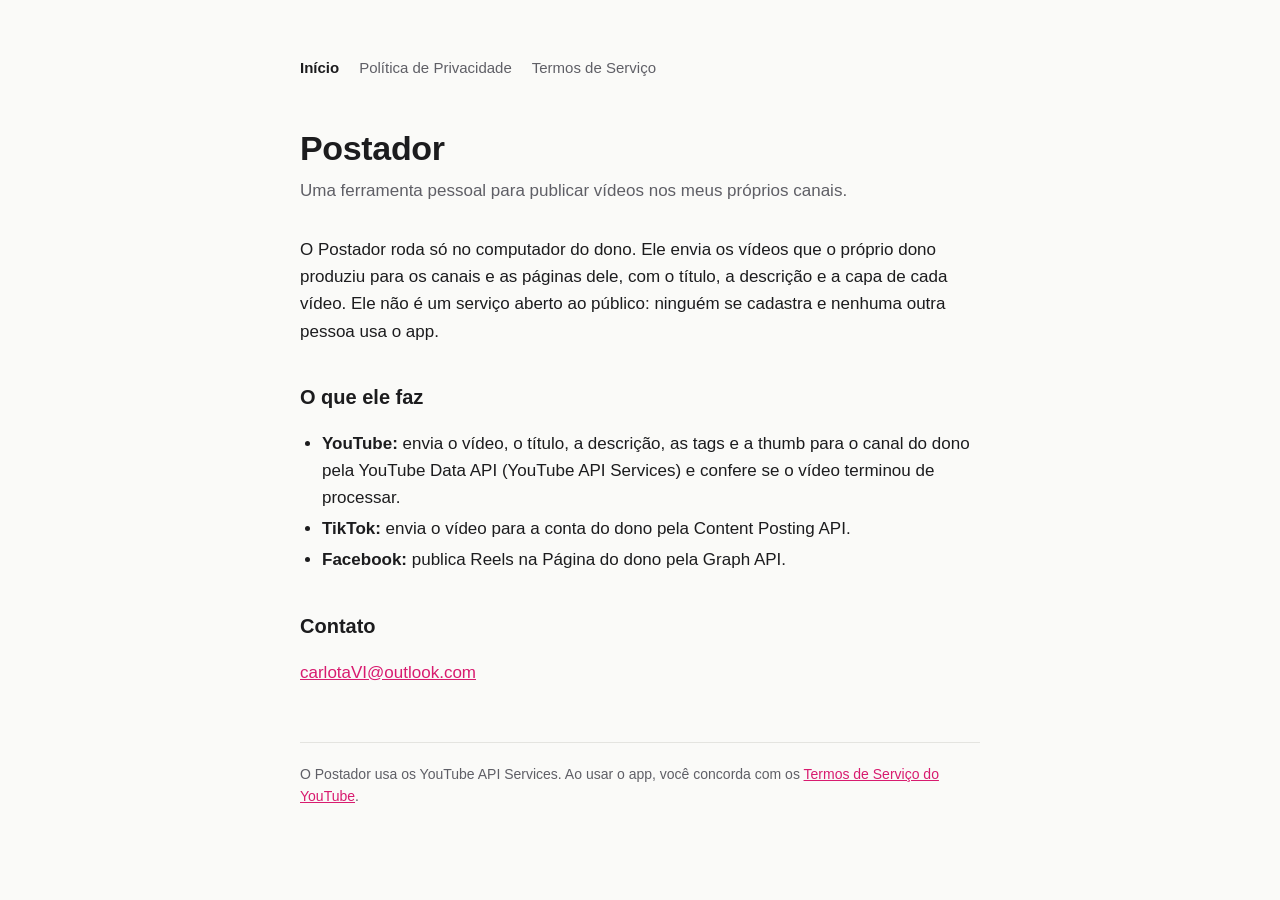
<file: index.html>
<!doctype html>
<html lang="pt-BR">
<head>
  <meta charset="utf-8">
  <meta name="viewport" content="width=device-width, initial-scale=1">
  <title>Postador</title>
  <meta name="description" content="Postador: ferramenta pessoal que publica os vídeos dos próprios canais do dono no YouTube, TikTok e Facebook.">
  <link rel="stylesheet" href="estilo.css">
</head>
<body>
<main>
  <nav>
    <a href="./" aria-current="page">Início</a>
    <a href="privacidade.html">Política de Privacidade</a>
    <a href="termos.html">Termos de Serviço</a>
  </nav>

  <h1>Postador</h1>
  <p class="sub">Uma ferramenta pessoal para publicar vídeos nos meus próprios canais.</p>

  <p>O Postador roda só no computador do dono. Ele envia os vídeos que o próprio dono produziu para
  os canais e as páginas dele, com o título, a descrição e a capa de cada vídeo. Ele não é um serviço
  aberto ao público: ninguém se cadastra e nenhuma outra pessoa usa o app.</p>

  <h2>O que ele faz</h2>
  <ul>
    <li><strong>YouTube:</strong> envia o vídeo, o título, a descrição, as tags e a thumb para o canal
      do dono pela YouTube Data API (YouTube API Services) e confere se o vídeo terminou de processar.</li>
    <li><strong>TikTok:</strong> envia o vídeo para a conta do dono pela Content Posting API.</li>
    <li><strong>Facebook:</strong> publica Reels na Página do dono pela Graph API.</li>
  </ul>

  <h2>Contato</h2>
  <p><a href="mailto:carlotaVI@outlook.com">carlotaVI@outlook.com</a></p>

  <footer>
    O Postador usa os YouTube API Services. Ao usar o app, você concorda com os
    <a href="https://www.youtube.com/t/terms">Termos de Serviço do YouTube</a>.
  </footer>
</main>
</body>
</html>
</file>
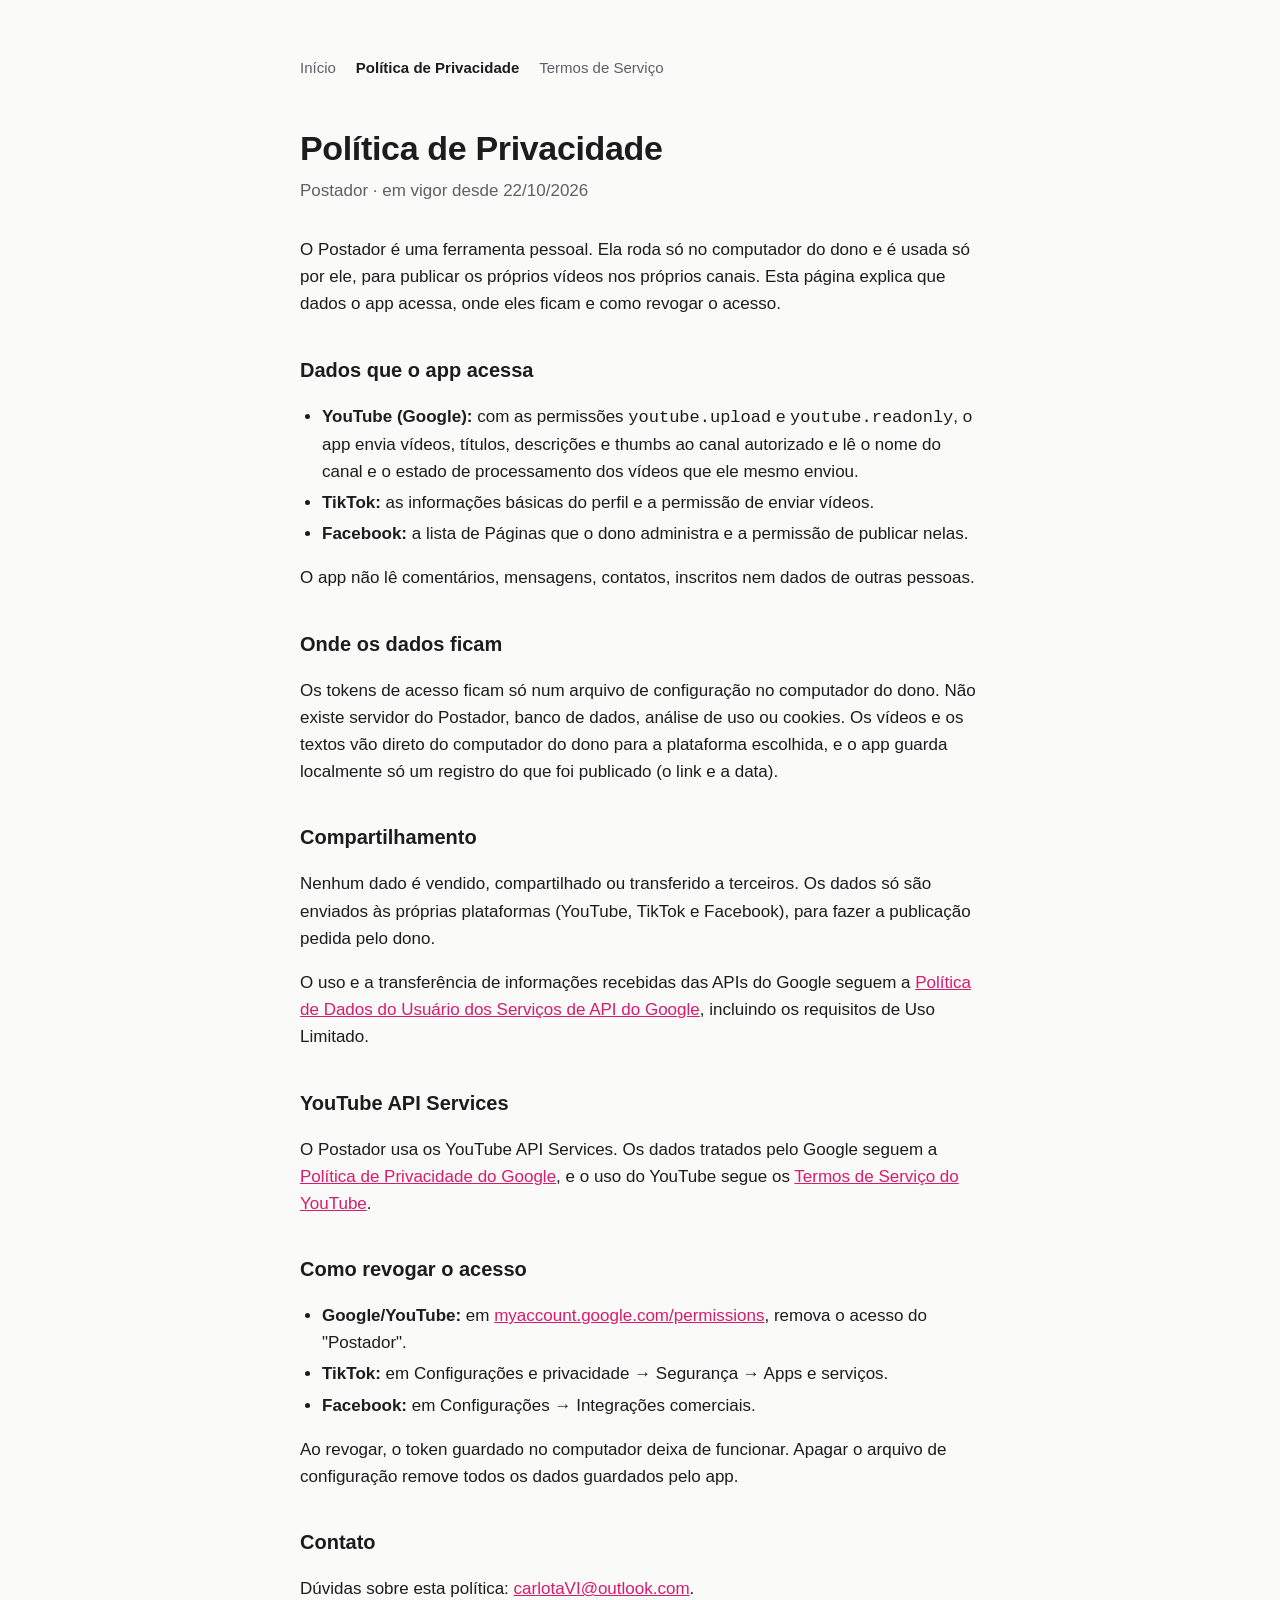
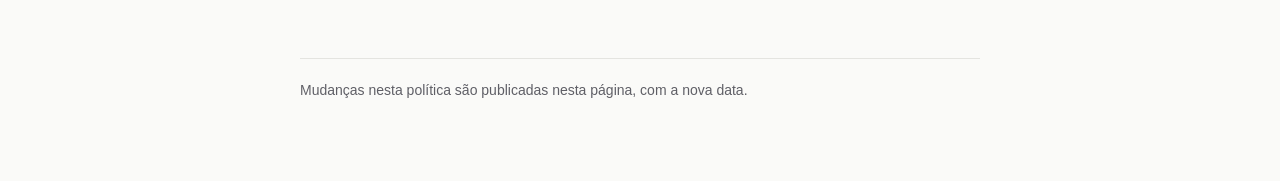
<file: privacidade.html>
<!doctype html>
<html lang="pt-BR">
<head>
  <meta charset="utf-8">
  <meta name="viewport" content="width=device-width, initial-scale=1">
  <title>Política de Privacidade</title>
  <meta name="description" content="Política de Privacidade do Postador.">
  <link rel="stylesheet" href="estilo.css">
</head>
<body>
<main>
  <nav>
    <a href="./">Início</a>
    <a href="privacidade.html" aria-current="page">Política de Privacidade</a>
    <a href="termos.html">Termos de Serviço</a>
  </nav>

  <h1>Política de Privacidade</h1>
  <p class="sub">Postador · em vigor desde 22/10/2026</p>

  <p>O Postador é uma ferramenta pessoal. Ela roda só no computador do dono e é usada só por ele,
  para publicar os próprios vídeos nos próprios canais. Esta página explica que dados o app acessa,
  onde eles ficam e como revogar o acesso.</p>

  <h2>Dados que o app acessa</h2>
  <ul>
    <li><strong>YouTube (Google):</strong> com as permissões <code>youtube.upload</code> e
      <code>youtube.readonly</code>, o app envia vídeos, títulos, descrições e thumbs ao canal
      autorizado e lê o nome do canal e o estado de processamento dos vídeos que ele mesmo enviou.</li>
    <li><strong>TikTok:</strong> as informações básicas do perfil e a permissão de enviar vídeos.</li>
    <li><strong>Facebook:</strong> a lista de Páginas que o dono administra e a permissão de publicar
      nelas.</li>
  </ul>
  <p>O app não lê comentários, mensagens, contatos, inscritos nem dados de outras pessoas.</p>

  <h2>Onde os dados ficam</h2>
  <p>Os tokens de acesso ficam só num arquivo de configuração no computador do dono. Não existe
  servidor do Postador, banco de dados, análise de uso ou cookies. Os vídeos e os textos vão direto do
  computador do dono para a plataforma escolhida, e o app guarda localmente só um registro do que foi
  publicado (o link e a data).</p>

  <h2>Compartilhamento</h2>
  <p>Nenhum dado é vendido, compartilhado ou transferido a terceiros. Os dados só são enviados às
  próprias plataformas (YouTube, TikTok e Facebook), para fazer a publicação pedida pelo dono.</p>
  <p>O uso e a transferência de informações recebidas das APIs do Google seguem a
  <a href="https://developers.google.com/terms/api-services-user-data-policy">Política de Dados do Usuário dos Serviços de API do Google</a>,
  incluindo os requisitos de Uso Limitado.</p>

  <h2>YouTube API Services</h2>
  <p>O Postador usa os YouTube API Services. Os dados tratados pelo Google seguem a
  <a href="https://policies.google.com/privacy">Política de Privacidade do Google</a>, e o uso do
  YouTube segue os <a href="https://www.youtube.com/t/terms">Termos de Serviço do YouTube</a>.</p>

  <h2>Como revogar o acesso</h2>
  <ul>
    <li><strong>Google/YouTube:</strong> em
      <a href="https://myaccount.google.com/permissions">myaccount.google.com/permissions</a>, remova o
      acesso do "Postador".</li>
    <li><strong>TikTok:</strong> em Configurações e privacidade → Segurança → Apps e serviços.</li>
    <li><strong>Facebook:</strong> em Configurações → Integrações comerciais.</li>
  </ul>
  <p>Ao revogar, o token guardado no computador deixa de funcionar. Apagar o arquivo de configuração
  remove todos os dados guardados pelo app.</p>

  <h2>Contato</h2>
  <p>Dúvidas sobre esta política: <a href="mailto:carlotaVI@outlook.com">carlotaVI@outlook.com</a>.</p>

  <footer>Mudanças nesta política são publicadas nesta página, com a nova data.</footer>
</main>
</body>
</html>
</file>
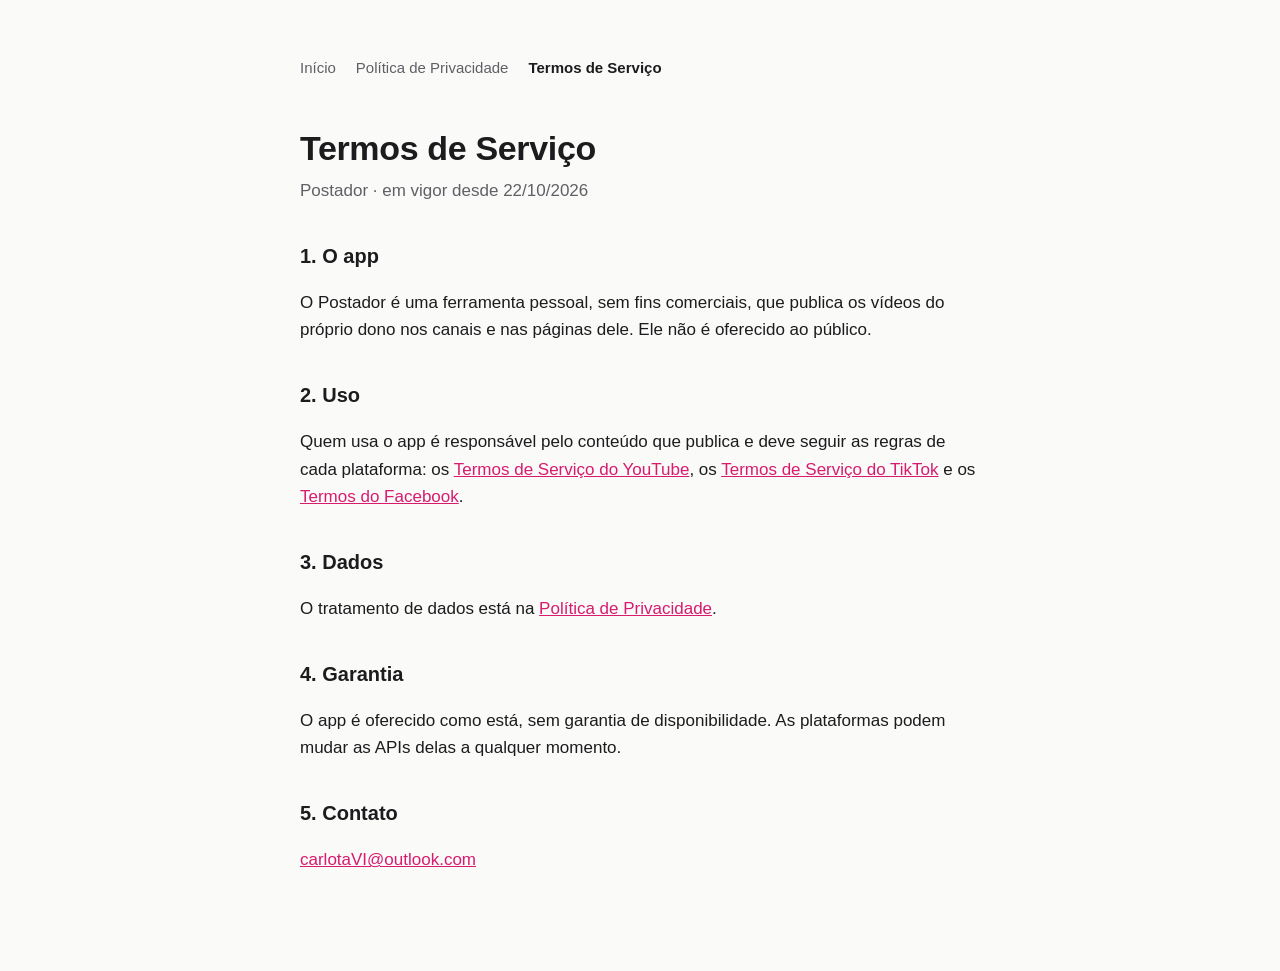
<file: termos.html>
<!doctype html>
<html lang="pt-BR">
<head>
  <meta charset="utf-8">
  <meta name="viewport" content="width=device-width, initial-scale=1">
  <title>Termos de Serviço</title>
  <meta name="description" content="Termos de Serviço do Postador.">
  <link rel="stylesheet" href="estilo.css">
</head>
<body>
<main>
  <nav>
    <a href="./">Início</a>
    <a href="privacidade.html">Política de Privacidade</a>
    <a href="termos.html" aria-current="page">Termos de Serviço</a>
  </nav>

  <h1>Termos de Serviço</h1>
  <p class="sub">Postador · em vigor desde 22/10/2026</p>

  <h2>1. O app</h2>
  <p>O Postador é uma ferramenta pessoal, sem fins comerciais, que publica os vídeos do próprio dono
  nos canais e nas páginas dele. Ele não é oferecido ao público.</p>

  <h2>2. Uso</h2>
  <p>Quem usa o app é responsável pelo conteúdo que publica e deve seguir as regras de cada
  plataforma: os <a href="https://www.youtube.com/t/terms">Termos de Serviço do YouTube</a>, os
  <a href="https://www.tiktok.com/legal/terms-of-service">Termos de Serviço do TikTok</a> e os
  <a href="https://www.facebook.com/terms">Termos do Facebook</a>.</p>

  <h2>3. Dados</h2>
  <p>O tratamento de dados está na <a href="privacidade.html">Política de Privacidade</a>.</p>

  <h2>4. Garantia</h2>
  <p>O app é oferecido como está, sem garantia de disponibilidade. As plataformas podem mudar as APIs
  delas a qualquer momento.</p>

  <h2>5. Contato</h2>
  <p><a href="mailto:carlotaVI@outlook.com">carlotaVI@outlook.com</a></p>
</main>
</body>
</html>
</file>
<file: estilo.css>
:root {
  --fundo: #fafaf8;
  --texto: #1c1c1e;
  --suave: #5f5f66;
  --linha: #e4e4e0;
  --acento: #d81b6f;
}
@media (prefers-color-scheme: dark) {
  :root {
    --fundo: #121214;
    --texto: #ececee;
    --suave: #a0a0a8;
    --linha: #2a2a2e;
    --acento: #ff5aa5;
  }
}
* { box-sizing: border-box; }
body {
  margin: 0;
  background: var(--fundo);
  color: var(--texto);
  font: 17px/1.6 -apple-system, BlinkMacSystemFont, "Segoe UI", Roboto, Helvetica, Arial, sans-serif;
}
main { max-width: 720px; margin: 0 auto; padding: 56px 20px 80px; }
nav { display: flex; gap: 20px; font-size: 15px; margin-bottom: 48px; flex-wrap: wrap; }
nav a { color: var(--suave); text-decoration: none; }
nav a[aria-current] { color: var(--texto); font-weight: 600; }
h1 { font-size: 34px; line-height: 1.2; margin: 0 0 8px; letter-spacing: -0.01em; }
h2 { font-size: 20px; margin: 36px 0 8px; }
.sub { color: var(--suave); margin: 0 0 32px; }
a { color: var(--acento); }
ul { padding-left: 22px; }
li { margin: 4px 0; }
footer { margin-top: 56px; padding-top: 20px; border-top: 1px solid var(--linha); color: var(--suave); font-size: 14px; }
</file>
